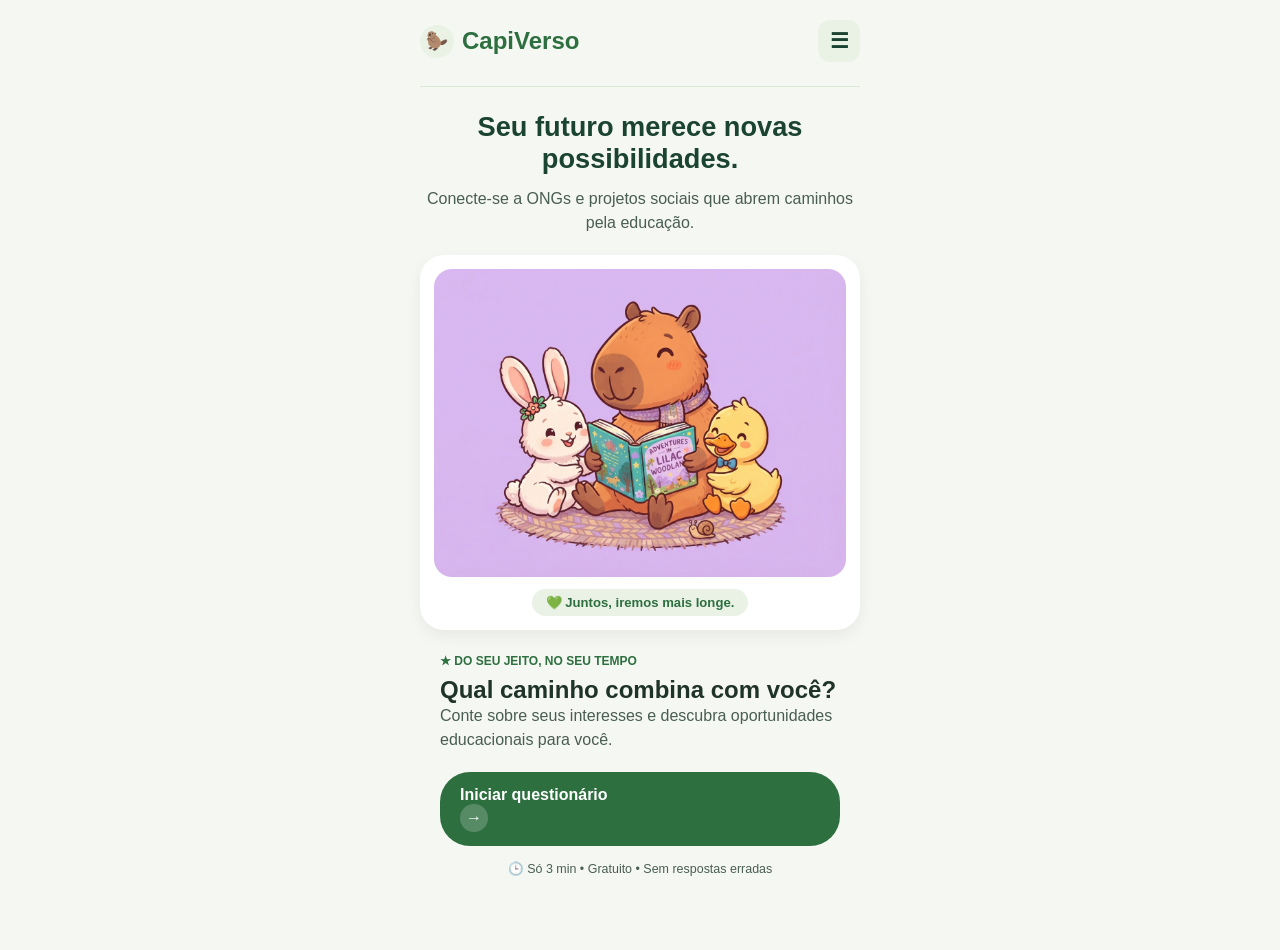
<file: index.html>
<!DOCTYPE html>
<html lang="pt-br">
<head>
    <meta charset="UTF-8">
    <meta name="viewport" content="width=device-width, initial-scale=1.0">
    <title>CapiVerso</title>
    <link rel="stylesheet" href="CSS/style.css">
</head>
<body>

    <!-- menu de navegação topo -->
    <header style="display: flex; justify-content: space-between; align-items: center; margin-bottom: 24px;">
        <a href="index.html" class="logo" style="text-decoration: none; display: flex; align-items: center; gap: 8px;">
            <span style="background-color: #e9f2e4; padding: 6px; border-radius: 50%; font-size: 1.1rem;">🦫</span>
            <span>CapiVerso</span>
        </a>
        <a href="menu.html" title="Abrir menu" style="background-color: #e9f2e4; color: #1b4332; text-decoration: none; width: 42px; height: 42px; border-radius: 12px; display: flex; align-items: center; justify-content: center; font-size: 1.3rem; font-weight: bold;">
            ☰
        </a>
    </header>

    <main>
        <section class="hero">
            <h1>Seu futuro merece novas possibilidades.</h1>
            <p>Conecte-se a ONGs e projetos sociais que abrem caminhos pela educação.</p>

            <section class="card-imagem" style="border-radius: 24px; padding: 14px;">
            <img src="IMG/capivara.png" alt="Mascote CapiVerso lendo com amigos" style="width: 100%; display: block; border-radius: 18px;">
            <div style="margin-top: 12px;">
                <span style="background-color: #e9f2e4; color: #2e6f40; font-size: 0.82rem; font-weight: bold; padding: 6px 14px; border-radius: 20px; display: inline-block;">
                    💚 Juntos, iremos mais longe.
                </span>
            </div>
        </section>

        <!-- cartao que leva pro questionário -->
        <section class="card-cta" style="border-radius: 24px; text-align: left; padding: 24px 20px;">
            <span class="tag-topo">★ DO SEU JEITO, NO SEU TEMPO</span>
            <h2 style="margin-top: 8px;">Qual caminho combina com você?</h2>
            <p style="margin-bottom: 20px;">Conte sobre seus interesses e descubra oportunidades educacionais para você.</p>

            <a href="quiz.html" class="btn-iniciar" style="width: 100%; justify-content: space-between; padding: 14px 20px; border-radius: 30px; box-sizing: border-box;">
                <span>Iniciar questionário</span>
                <span style="background-color: rgba(255,255,255,0.2); width: 28px; height: 28px; border-radius: 50%; display: flex; align-items: center; justify-content: center;">→</span>
            </a>

            <p style="text-align: center; font-size: 0.78rem; color: #4a5d52; margin-top: 14px; margin-bottom: 0;">
                🕒 Só 3 min • Gratuito • Sem respostas erradas
            </p>
        </section>
    </main>
</body>
</html>
</file>
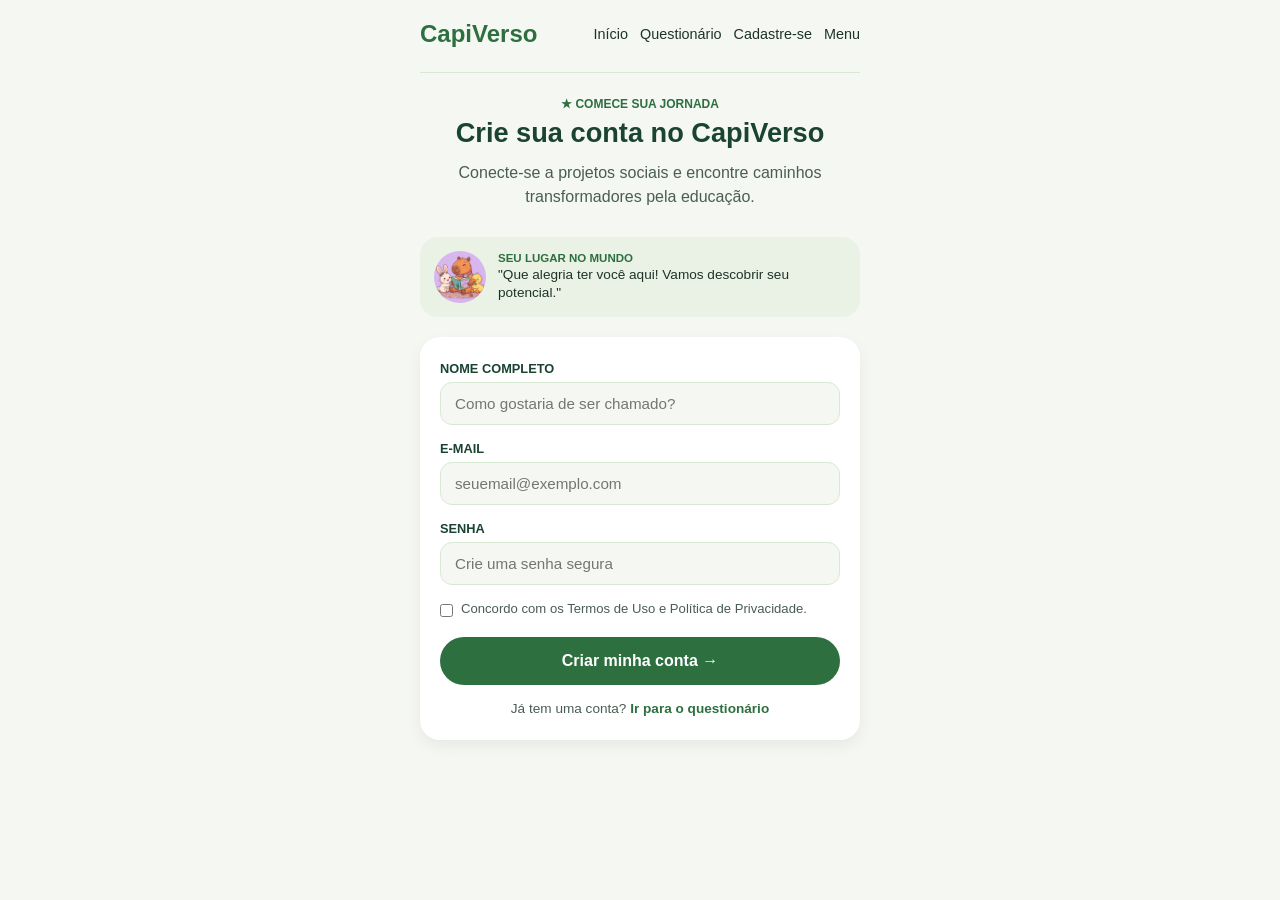
<file: cadastro.html>
<!DOCTYPE html>
<html lang="pt-br">
<head>
    <meta charset="UTF-8">
    <meta name="viewport" content="width=device-width, initial-scale=1.0">
    <title>CapiVerso - Cadastre-se</title>
    <link rel="stylesheet" href="CSS/style.css">
    <style>
        .balao-mascote {
            background-color: #e9f2e4;
            border-radius: 18px;
            padding: 14px;
            display: flex;
            align-items: center;
            gap: 12px;
            margin-bottom: 20px;
            text-align: left;
        }

        .mascote-mini {
            width: 52px;
            height: 52px;
            border-radius: 50%;
            object-fit: cover;
        }

        .texto-balao strong {
            display: block;
            font-size: 0.72rem;
            color: #2e6f40;
            margin-bottom: 2px;
        }

        .texto-balao p {
            font-size: 0.85rem;
            color: #1f3328;
            line-height: 1.3;
        }

        .card-cadastro {
            background-color: #ffffff;
            padding: 24px 20px;
            border-radius: 20px;
            box-shadow: 0 6px 16px rgba(0, 0, 0, 0.06);
        }

        .campo-form {
            display: flex;
            flex-direction: column;
            text-align: left;
            margin-bottom: 16px;
        }

        .campo-form label {
            font-size: 0.8rem;
            font-weight: bold;
            color: #1b4332;
            margin-bottom: 6px;
        }

        .campo-form input {
            padding: 12px 14px;
            border: 1px solid #d8e8d3;
            border-radius: 12px;
            font-size: 0.95rem;
            background-color: #f4f7f2;
            color: #1f3328;
            outline: none;
        }

        .campo-form input:focus {
            border-color: #2e6f40;
            background-color: #ffffff;
        }

        .campo-checkbox {
            display: flex;
            align-items: flex-start;
            gap: 8px;
            text-align: left;
            margin-bottom: 20px;
            font-size: 0.82rem;
            color: #4a5d52;
        }

        .campo-checkbox input {
            margin-top: 3px;
            accent-color: #2e6f40;
        }

        .btn-cadastrar {
            width: 100%;
            border: none;
            cursor: pointer;
        }

        .link-login {
            text-align: center;
            font-size: 0.85rem;
            color: #4a5d52;
            margin-top: 16px;
        }

        .link-login a {
            color: #2e6f40;
            font-weight: bold;
            text-decoration: none;
        }
    </style>
</head>
<body>
    <header>
        <div class="logo">CapiVerso</div>
        <nav>
            <a href="index.html">Início</a>
            <a href="quiz.html">Questionário</a>
            <a href="cadastro.html">Cadastre-se</a>
            <a href="menu.html">Menu</a>
        </nav>
    </header>

    <main>
        <section class="hero">
            <span class="tag-topo">★ COMECE SUA JORNADA</span>
            <h1>Crie sua conta no CapiVerso</h1>
            <p>Conecte-se a projetos sociais e encontre caminhos transformadores pela educação.</p>
        </section>

        <div class="balao-mascote">
            <img src="IMG/capivara.png" alt="Mascote CapiVerso" class="mascote-mini">
            <div class="texto-balao">
                <strong>SEU LUGAR NO MUNDO</strong>
                <p>"Que alegria ter você aqui! Vamos descobrir seu potencial."</p>
            </div>
        </div>

        <section class="card-cadastro">
            <!-- formulário de cadastro -->
            <form action="quiz.html">
                <div class="campo-form">
                    <label for="nome">NOME COMPLETO</label>
                    <input type="text" id="nome" placeholder="Como gostaria de ser chamado?" required>
                </div>

                <div class="campo-form">
                    <label for="email">E-MAIL</label>
                    <input type="email" id="email" placeholder="seuemail@exemplo.com" required>
                </div>

                <div class="campo-form">
                    <label for="senha">SENHA</label>
                    <input type="password" id="senha" placeholder="Crie uma senha segura" required>
                </div>

                <div class="campo-checkbox">
                    <input type="checkbox" id="termos" required>
                    <label for="termos">Concordo com os Termos de Uso e Política de Privacidade.</label>
                </div>

                <!-- botão que envia os dados s-->
                <button type="submit" class="btn-iniciar btn-cadastrar">Criar minha conta →</button>
            </form>

            <p class="link-login">Já tem uma conta? <a href="quiz.html">Ir para o questionário</a></p>
        </section>
    </main>
</body>
</html>
</file>
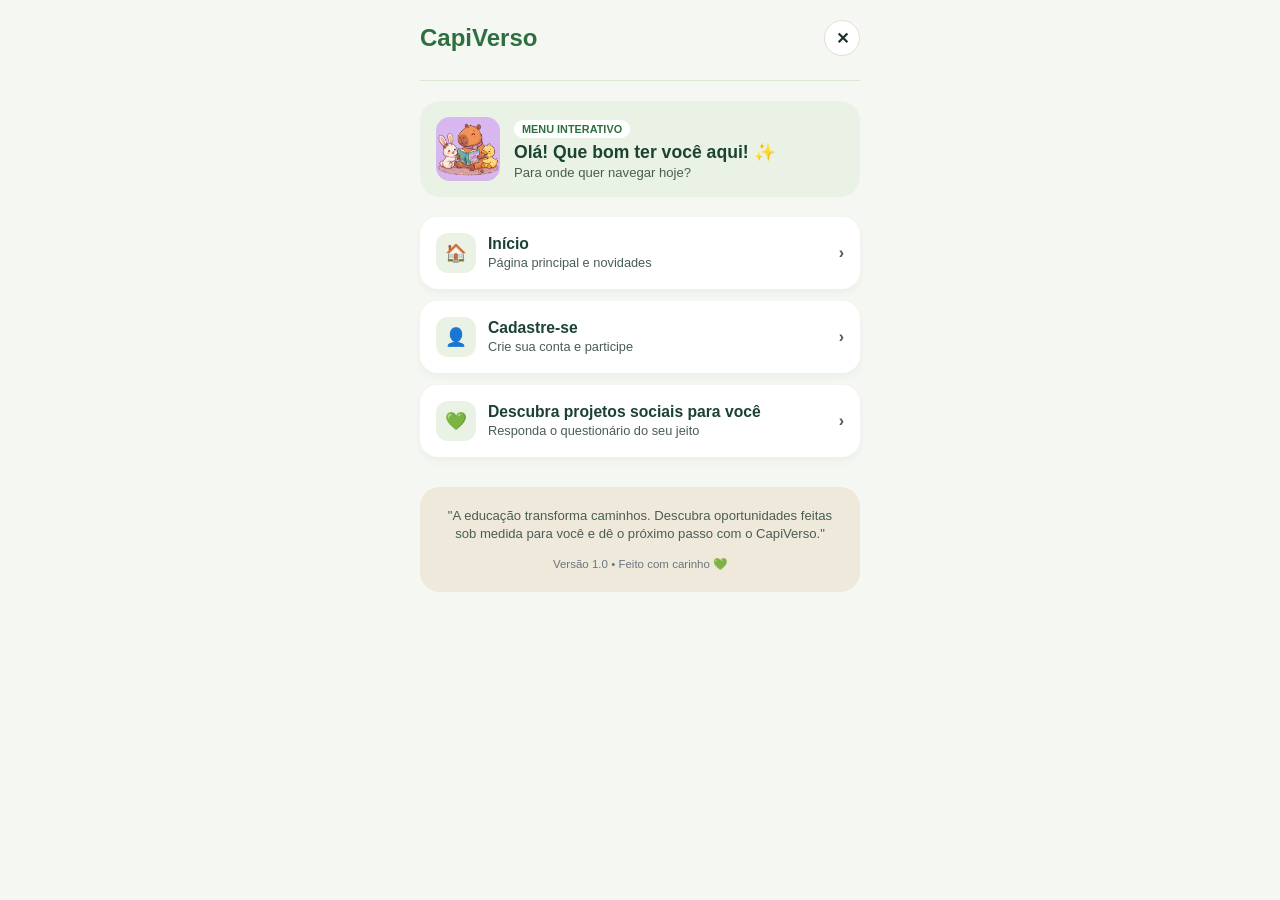
<file: menu.html>
<!DOCTYPE html>
<html lang="pt-br">
<head>
    <meta charset="UTF-8">
    <meta name="viewport" content="width=device-width, initial-scale=1.0">
    <title>CapiVerso - Menu de Navegação</title>
    <link rel="stylesheet" href="CSS/style.css">
    <style>
        .topo-menu {
            display: flex;
            justify-content: space-between;
            align-items: center;
            margin-bottom: 20px;
        }

        .btn-fechar {
            background-color: #ffffff;
            border: 1px solid #e5dfd3;
            color: #1f3328;
            text-decoration: none;
            width: 36px;
            height: 36px;
            border-radius: 50%;
            display: flex;
            align-items: center;
            justify-content: center;
            font-weight: bold;
        }

        .banner-boas-vindas {
            background-color: #e9f2e4;
            padding: 16px;
            border-radius: 20px;
            display: flex;
            align-items: center;
            gap: 14px;
            margin-bottom: 20px;
            text-align: left;
        }

        .banner-boas-vindas img {
            width: 64px;
            height: 64px;
            border-radius: 14px;
            object-fit: cover;
        }

        .etiqueta-menu {
            display: inline-block;
            background-color: #ffffff;
            color: #2e6f40;
            font-size: 0.68rem;
            font-weight: bold;
            padding: 3px 8px;
            border-radius: 10px;
            margin-bottom: 4px;
        }

        .banner-boas-vindas h2 {
            font-size: 1.1rem;
            color: #1b4332;
            margin-bottom: 2px;
        }

        .banner-boas-vindas p {
            font-size: 0.82rem;
            color: #4a5d52;
        }

        .lista-links-menu {
            display: flex;
            flex-direction: column;
            gap: 12px;
            margin-bottom: 30px;
        }

        .item-menu {
            background-color: #ffffff;
            padding: 16px;
            border-radius: 18px;
            text-decoration: none;
            display: flex;
            align-items: center;
            justify-content: space-between;
            box-shadow: 0 4px 10px rgba(0, 0, 0, 0.04);
        }

        .item-esquerda {
            display: flex;
            align-items: center;
            gap: 12px;
            text-align: left;
        }

        .icone-box {
            width: 40px;
            height: 40px;
            background-color: #e9f2e4;
            color: #2e6f40;
            border-radius: 12px;
            display: flex;
            align-items: center;
            justify-content: center;
            font-size: 1.1rem;
        }

        .item-texto strong {
            display: block;
            color: #1b4332;
            font-size: 0.98rem;
        }

        .item-texto span {
            font-size: 0.8rem;
            color: #4a5d52;
        }

        .seta-direita {
            color: #4a5d52;
            font-weight: bold;
        }

        .rodape-menu {
            background-color: #efe9dc;
            padding: 20px;
            border-radius: 20px;
            text-align: center;
        }

        .rodape-menu p {
            font-size: 0.82rem;
            color: #4a5d52;
            line-height: 1.4;
            margin-bottom: 10px;
        }

        .versao-texto {
            font-size: 0.72rem;
            color: #6c757d;
        }
    </style>
</head>
<body>
    <!-- menu topo botão de voltar-->
    <header class="topo-menu">
        <div class="logo">CapiVerso</div>
        <a href="index.html" class="btn-fechar" title="Voltar para o início">✕</a>
    </header>

    <main>
        <section class="banner-boas-vindas">
            <img src="IMG/capivara.png" alt="Mascote CapiVerso">
            <div>
                <span class="etiqueta-menu">MENU INTERATIVO</span>
                <h2>Olá! Que bom ter você aqui! ✨</h2>
                <p>Para onde quer navegar hoje?</p>
            </div>
        </section>

        <!-- links botões das páginas -->
        <section class="lista-links-menu">
            <a href="index.html" class="item-menu">
                <div class="item-esquerda">
                    <div class="icone-box">🏠</div>
                    <div class="item-texto">
                        <strong>Início</strong>
                        <span>Página principal e novidades</span>
                    </div>
                </div>
                <span class="seta-direita">›</span>
            </a>

            <a href="cadastro.html" class="item-menu">
                <div class="item-esquerda">
                    <div class="icone-box">👤</div>
                    <div class="item-texto">
                        <strong>Cadastre-se</strong>
                        <span>Crie sua conta e participe</span>
                    </div>
                </div>
                <span class="seta-direita">›</span>
            </a>

            <a href="quiz.html" class="item-menu">
                <div class="item-esquerda">
                    <div class="icone-box">💚</div>
                    <div class="item-texto">
                        <strong>Descubra projetos sociais para você</strong>
                        <span>Responda o questionário do seu jeito</span>
                    </div>
                </div>
                <span class="seta-direita">›</span>
            </a>
        </section>

        <footer class="rodape-menu">
            <p>"A educação transforma caminhos. Descubra oportunidades feitas sob medida para você e dê o próximo passo com o CapiVerso."</p>
            <span class="versao-texto">Versão 1.0 • Feito com carinho 💚</span>
        </footer>
    </main>
</body>
</html>
</file>
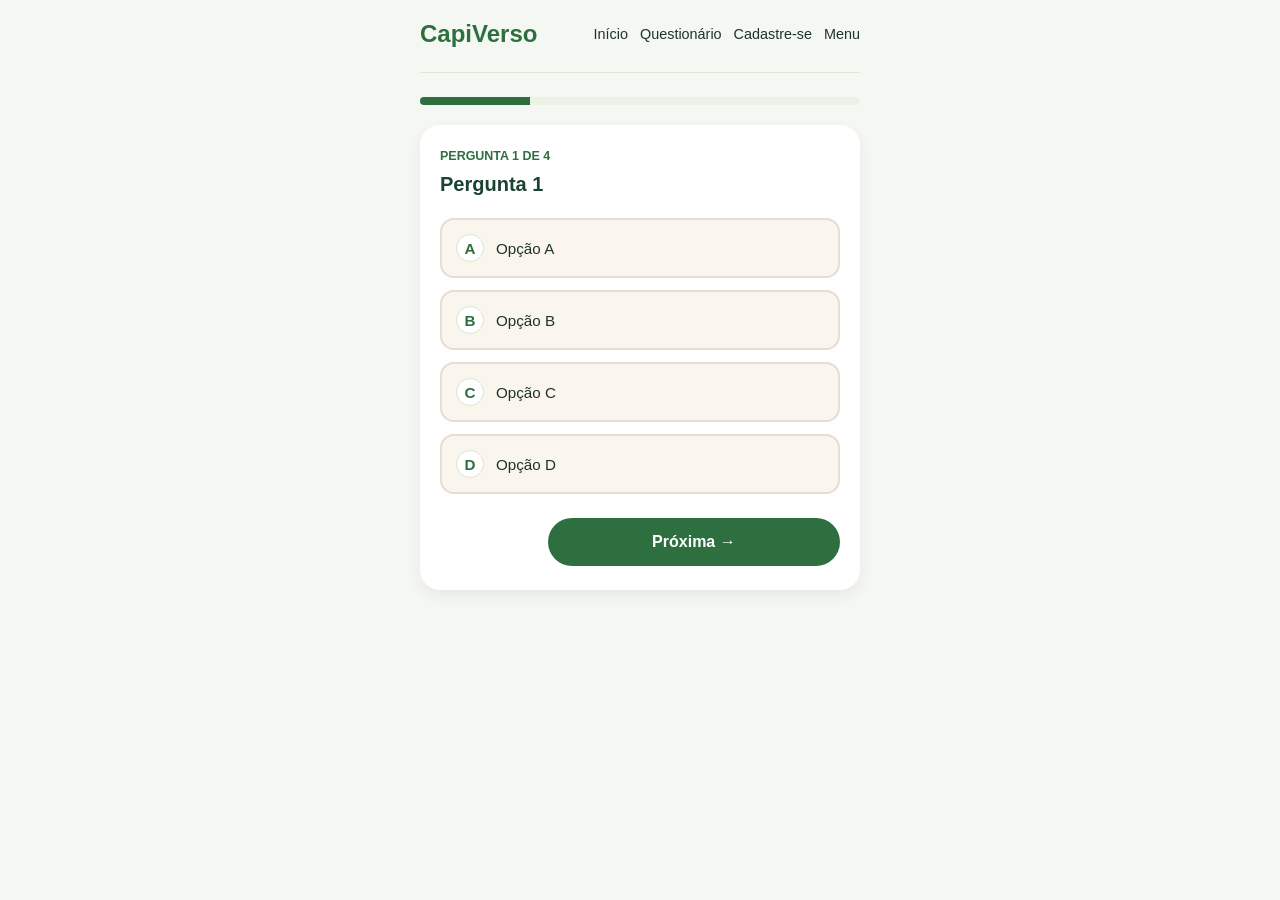
<file: quiz.html>
<!DOCTYPE html>
<html lang="pt-br">
<head>
    <meta charset="UTF-8">
    <meta name="viewport" content="width=device-width, initial-scale=1.0">
    <title>CapiVerso - Questionário</title>
    <link rel="stylesheet" href="CSS/style.css">
    <style>
        .barra-progresso-fundo {
            width: 100%;
            height: 8px;
            background-color: #e9f2e4;
            border-radius: 10px;
            margin-bottom: 20px;
            overflow: hidden;
        }

        .barra-progresso-preenchida {
            height: 100%;
            width: 25%;
            background-color: #2e6f40;
            transition: width 0.3s ease;
        }

        .card-pergunta {
            background-color: #ffffff;
            padding: 24px 20px;
            border-radius: 20px;
            box-shadow: 0 6px 16px rgba(0, 0, 0, 0.06);
            text-align: left;
        }

        .numero-pergunta {
            font-size: 0.78rem;
            font-weight: bold;
            color: #2e6f40;
            display: block;
            margin-bottom: 8px;
        }

        .card-pergunta h2 {
            font-size: 1.25rem;
            color: #1b4332;
            margin-bottom: 20px;
            line-height: 1.35;
        }

        .opcoes-lista {
            display: flex;
            flex-direction: column;
            gap: 12px;
            margin-bottom: 24px;
        }

        .opcao-btn {
            display: flex;
            align-items: center;
            gap: 12px;
            width: 100%;
            padding: 14px;
            background-color: #faf6ee;
            border: 2px solid #e5dfd3;
            border-radius: 14px;
            font-size: 0.95rem;
            color: #1f3328;
            text-align: left;
            cursor: pointer;
            transition: all 0.2s ease;
        }

        .opcao-btn:hover {
            border-color: #2e6f40;
            background-color: #e9f2e4;
        }

        .opcao-btn.selecionada {
            border-color: #2e6f40;
            background-color: #e9f2e4;
            font-weight: bold;
        }

        .letra-opcao {
            background-color: #ffffff;
            color: #2e6f40;
            font-weight: bold;
            width: 28px;
            height: 28px;
            border-radius: 50%;
            display: flex;
            align-items: center;
            justify-content: center;
            flex-shrink: 0;
            border: 1px solid #d8e8d3;
        }

        .botoes-navegacao {
            display: flex;
            justify-content: space-between;
            gap: 12px;
        }

        .btn-voltar {
            padding: 14px 20px;
            border-radius: 30px;
            border: 1px solid #d8e8d3;
            background-color: #ffffff;
            color: #4a5d52;
            font-weight: bold;
            cursor: pointer;
        }

        .btn-proxima {
            flex: 1;
            border: none;
            cursor: pointer;
            justify-content: center;
            gap: 8px;
        }

        .resultado-box {
            display: none;
            text-align: center;
        }

        .ong-card {
            background-color: #e9f2e4;
            padding: 16px;
            border-radius: 16px;
            margin: 16px 0;
            text-align: left;
        }

        .ong-card h3 {
            color: #1b4332;
            margin-bottom: 6px;
        }

        .ong-card p {
            font-size: 0.9rem;
            color: #4a5d52;
            line-height: 1.4;
        }
    </style>
</head>
<body>
    <header>
        <div class="logo">CapiVerso</div>
        <nav>
            <a href="index.html">Início</a>
            <a href="quiz.html">Questionário</a>
            <a href="cadastro.html">Cadastre-se</a>
            <a href="menu.html">Menu</a>
        </nav>
    </header>

    <main>
        <div class="barra-progresso-fundo">
            <div class="barra-progresso-preenchida" id="barra-progresso"></div>
        </div>

        <!-- perguntas e opções -->
       <section class="card-pergunta" id="area-quiz">
            <span class="numero-pergunta" id="contador-pergunta">PERGUNTA 1 DE 4</span>
            <h2 id="texto-pergunta">Carregando pergunta...</h2>

            <div class="opcoes-lista" id="lista-opcoes"></div>

            <div class="botoes-navegacao">
                <button class="btn-voltar" id="btn-voltar" onclick="perguntaAnterior()">← Voltar</button>
                <button class="btn-iniciar btn-proxima" id="btn-proxima" onclick="proximaPergunta()">Próxima →</button>
            </div>
        </section>

        <!-- tela final com a ONG recomendada-->
        <section class="card-pergunta resultado-box" id="area-resultado">
            <span class="tag-topo">★ SEU CAMINHO IDEAL</span>
            <h2>Encontramos projetos perfeitos para você!</h2>
            <p style="font-size: 0.9rem; color: #4a5d52; margin-top: 8px;">Com base nas suas respostas, esta ONG combina com o seu perfil:</p>

            <div id="lista-ongs-recomendadas"></div>

            <a href="quiz.html" class="btn-iniciar" style="justify-content: center; margin-top: 16px;">Refazer questionário</a>
        </section>
    </main>

    <script src="JS/script.js"></script>
</body>
</html>
</file>
<file: CSS/style.css>
* {
    margin: 0;
    padding: 0;
    box-sizing: border-box;
    font-family: 'Segoe UI', Tahoma, Geneva, Verdana, sans-serif;
}

body {
    background-color: #f4f7f2;
    color: #1f3328;
    max-width: 480px;
    margin: 0 auto;
    padding: 20px;
}

header {
    display: flex;
    justify-content: space-between;
    align-items: center;
    padding-bottom: 24px;
    border-bottom: 1px solid #d8e8d3;
    margin-bottom: 24px;
}

.logo {
    font-size: 1.5rem;
    font-weight: bold;
    color: #2e6f40;
}

nav {
    display: flex;
    gap: 12px;
}

nav a {
    text-decoration: none;
    color: #1f3328;
    font-size: 0.9rem;
    font-weight: 500;
}

nav a:hover {
    color: #2e6f40;
}

.hero {
    text-align: center;
    margin-bottom: 28px;
}

.hero h1 {
    font-size: 1.7rem;
    color: #1b4332;
    margin-bottom: 12px;
}

.hero p {
    font-size: 1rem;
    color: #4a5d52;
    line-height: 1.5;
}

.card-quiz {
    background-color: #e9f2e4;
    padding: 28px 20px;
    border-radius: 20px;
    text-align: center;
}

.card-quiz h2 {
    font-size: 1.3rem;
    color: #1b4332;
    margin-bottom: 10px;
}

.card-quiz p {
    font-size: 0.95rem;
    color: #4a5d52;
    margin-bottom: 24px;
    line-height: 1.4;
}

.btn-iniciar {
    display: block;
    background-color: #2e6f40;
    color: #ffffff;
    text-decoration: none;
    padding: 15px;
    border-radius: 30px;
    font-weight: bold;
    font-size: 1rem;
}

.btn-iniciar:hover {
    background-color: #1b4332;
}

.card-imagem {
    background-color: #ffffff;
    padding: 12px;
    border-radius: 20px;
    box-shadow: 0 6px 16px rgba(0, 0, 0, 0.06);
    margin-top: 20px;
}

.img-capivara {
    width: 100%;
    border-radius: 14px;
    display: block;
}

.legenda-capivara {
    display: block;
    font-size: 0.85rem;
    font-weight: 600;
    color: #2e6f40;
    margin-top: 10px;
}

.tag-topo {
    display: block;
    font-size: 0.75rem;
    font-weight: bold;
    color: #2e6f40;
    margin-bottom: 6px;
}

.info-rodape {
    display: block;
    font-size: 0.78rem;
    color: #4a5d52;
    margin-top: 12px;
}
</file>
